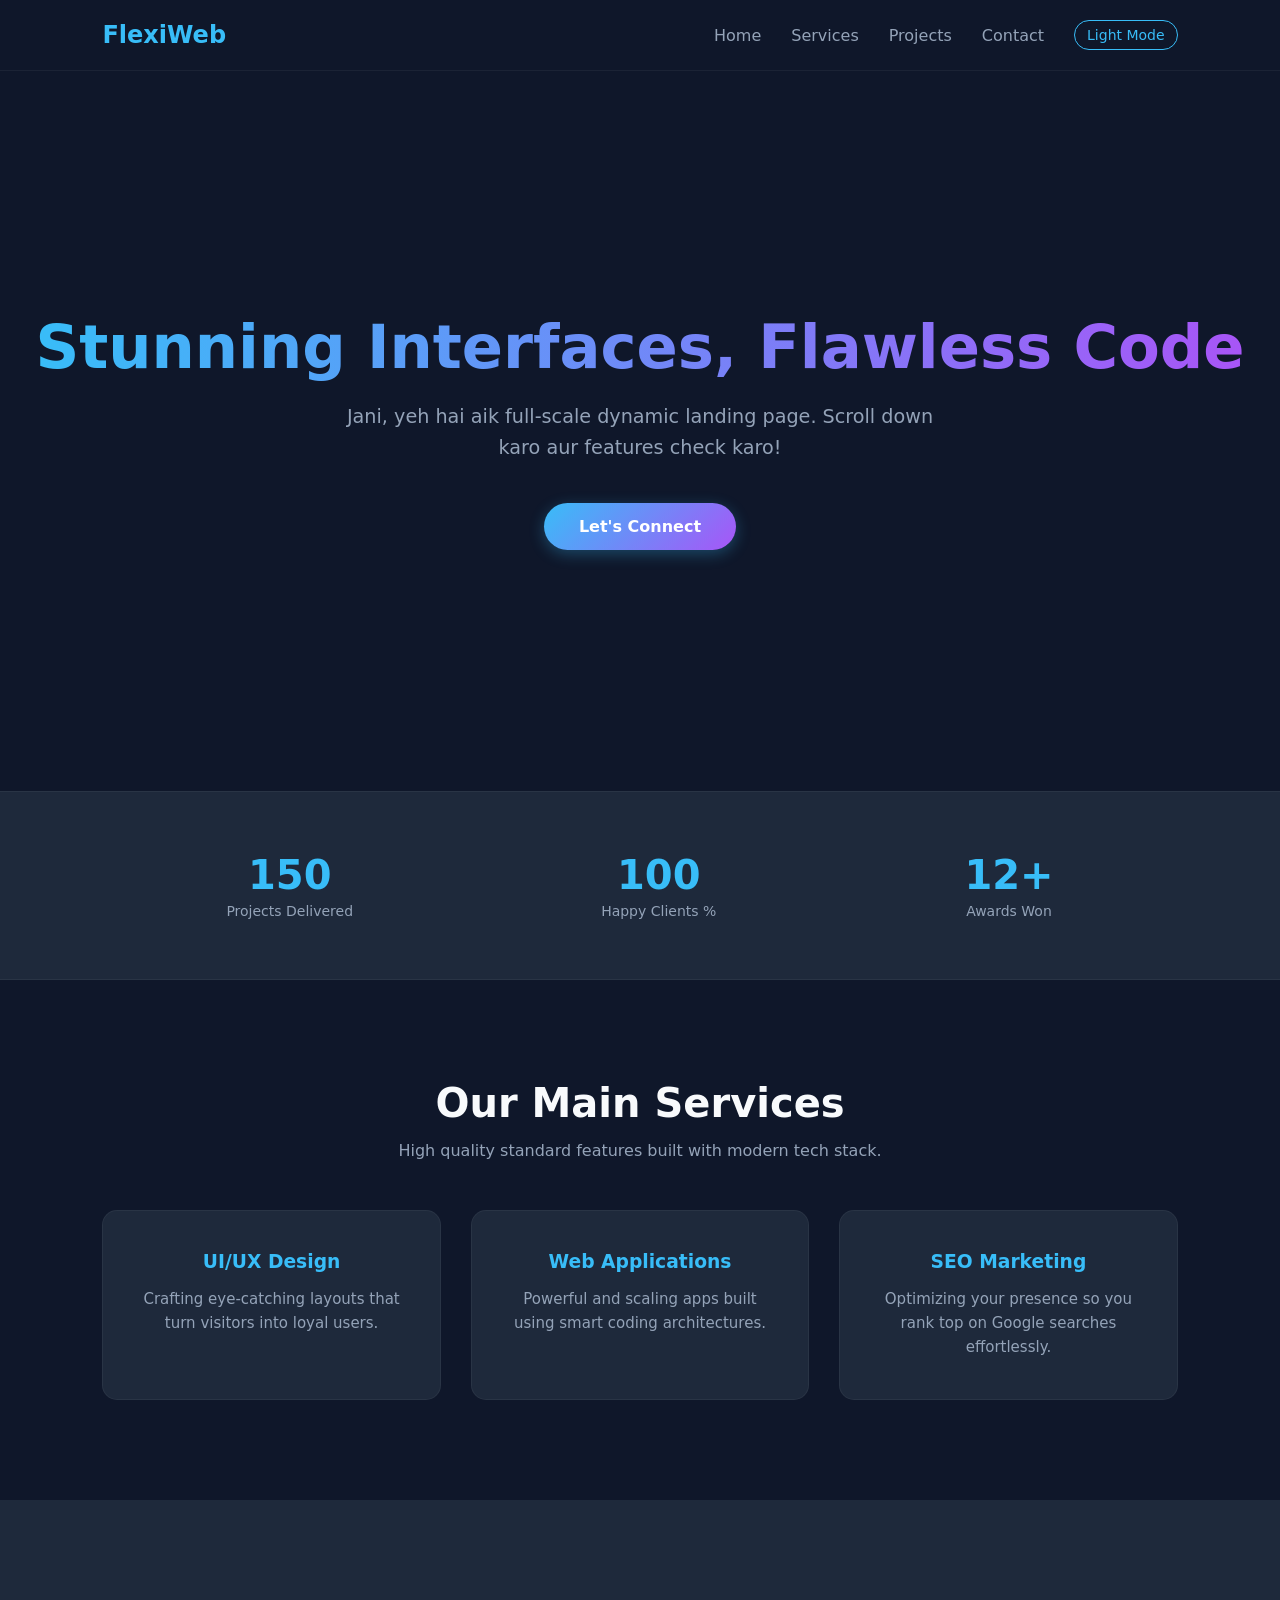
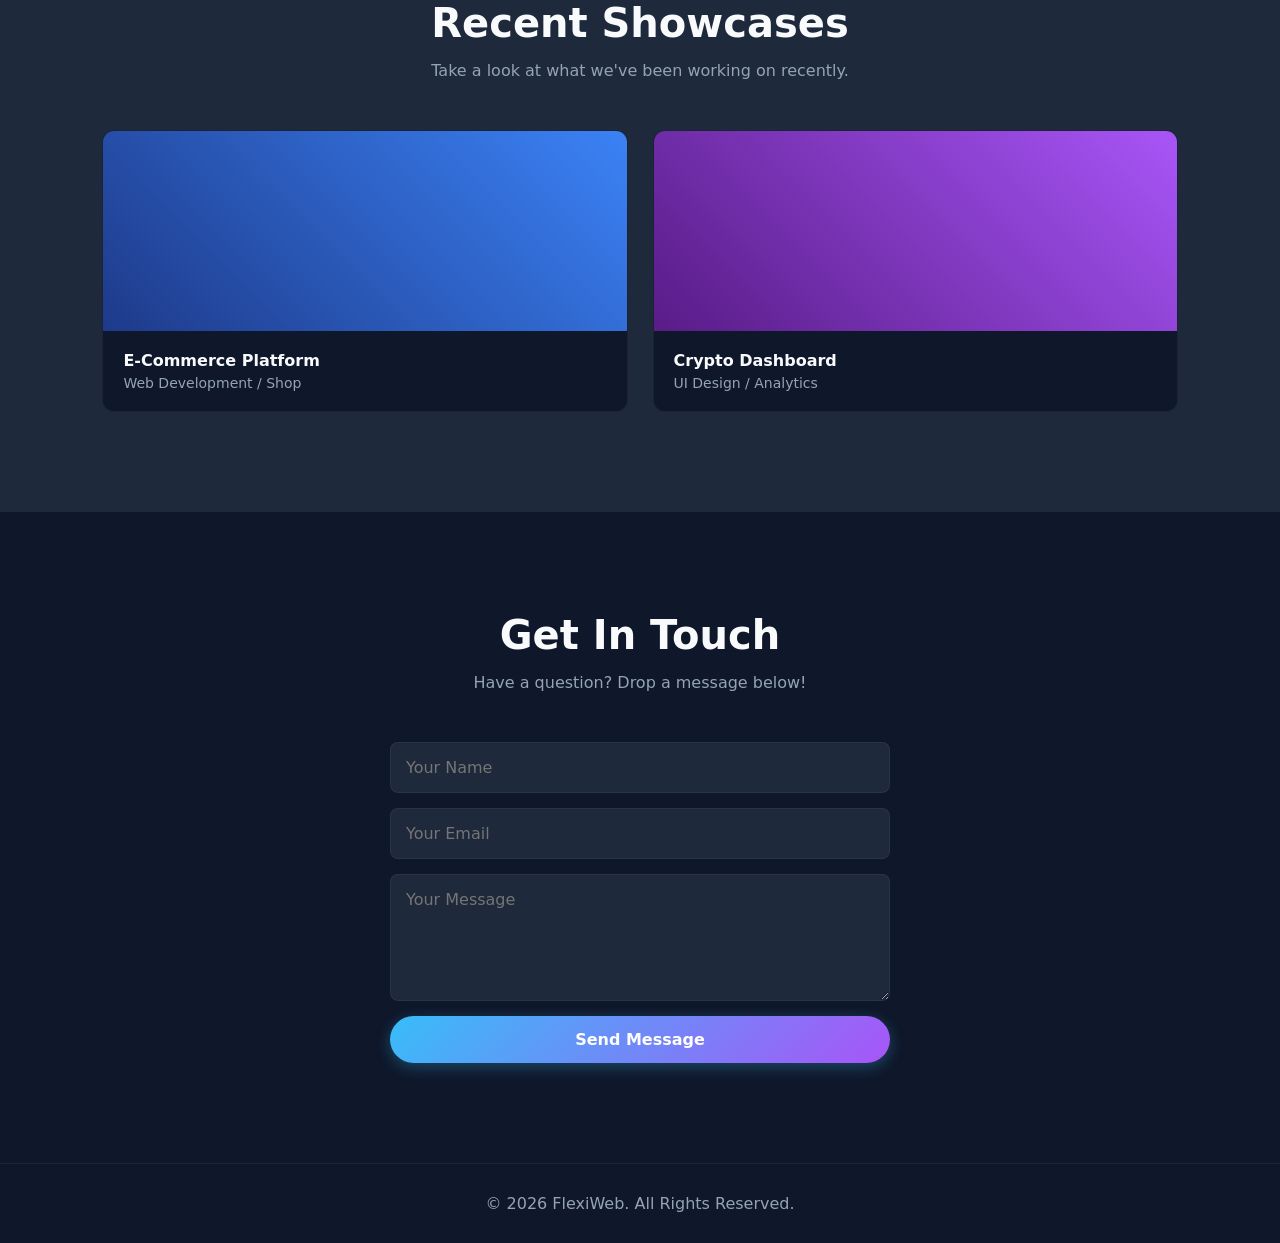
<file: Advanced Dynamic Landing Page/index.html>
<!DOCTYPE html>
<html lang="en">

<head>
    <meta charset="UTF-8">
    <meta name="viewport" content="width=device-width, initial-scale=1.0">
    <title>Advanced Dynamic Landing Page</title>
    <link rel="stylesheet" href="style.css">
</head>

<body data-theme="dark">

    <header>
        <div class="logo">FlexiWeb</div>
        <nav>
            <ul>
                <li><a href="#">Home</a></li>
                <li><a href="#services">Services</a></li>
                <li><a href="#portfolio">Projects</a></li>
                <li><a href="#contact">Contact</a></li>
                <li><button class="theme-btn" id="themeToggle">Light Mode</button></li>
            </ul>
        </nav>
    </header>

    <section class="hero">
        <h1>Stunning Interfaces, Flawless Code</h1>
        <p>Jani, yeh hai aik full-scale dynamic landing page. Scroll down karo aur features check karo!</p>
        <a href="#contact" class="btn">Let's Connect</a>
    </section>

    <section class="stats">
        <div class="stat-item">
            <h2 class="counter" data-target="150">0</h2>
            <p>Projects Delivered</p>
        </div>
        <div class="stat-item">
            <h2 class="counter" data-target="99">0</h2>
            <p>Happy Clients %</p>
        </div>
        <div class="stat-item">
            <h2 class="counter" data-target="12">0</h2>
            <p>Awards Won</p>
        </div>
    </section>

    <section id="services" class="services">
        <h2>Our Main Services</h2>
        <p class="section-desc">High quality standard features built with modern tech stack.</p>
        <div class="card-container">
            <div class="card">
                <h3>UI/UX Design</h3>
                <p>Crafting eye-catching layouts that turn visitors into loyal users.</p>
            </div>
            <div class="card">
                <h3>Web Applications</h3>
                <p>Powerful and scaling apps built using smart coding architectures.</p>
            </div>
            <div class="card">
                <h3>SEO Marketing</h3>
                <p>Optimizing your presence so you rank top on Google searches effortlessly.</p>
            </div>
        </div>
    </section>

    <section id="portfolio" class="portfolio">
        <h2>Recent Showcases</h2>
        <p class="section-desc">Take a look at what we've been working on recently.</p>
        <div class="portfolio-grid">
            <div class="portfolio-item">
                <div style="height: 200px; background: linear-gradient(45deg, #1e3a8a, #3b82f6);"></div>
                <div class="port-info">
                    <h4>E-Commerce Platform</h4>
                    <p>Web Development / Shop</p>
                </div>
            </div>
            <div class="portfolio-item">
                <div style="height: 200px; background: linear-gradient(45deg, #581c87, #a855f7);"></div>
                <div class="port-info">
                    <h4>Crypto Dashboard</h4>
                    <p>UI Design / Analytics</p>
                </div>
            </div>
        </div>
    </section>

    <section id="contact" class="contact">
        <h2>Get In Touch</h2>
        <p class="section-desc">Have a question? Drop a message below!</p>
        <form id="contactForm">
            <input type="text" placeholder="Your Name" required id="userName">
            <input type="email" placeholder="Your Email" required>
            <textarea rows="5" placeholder="Your Message" required></textarea>
            <button type="submit" class="btn">Send Message</button>
        </form>
    </section>

    <footer>
        <p>&copy; 2026 FlexiWeb. All Rights Reserved.</p>
    </footer>

    <script src="app.js"></script>
</body>

</html>
</file>
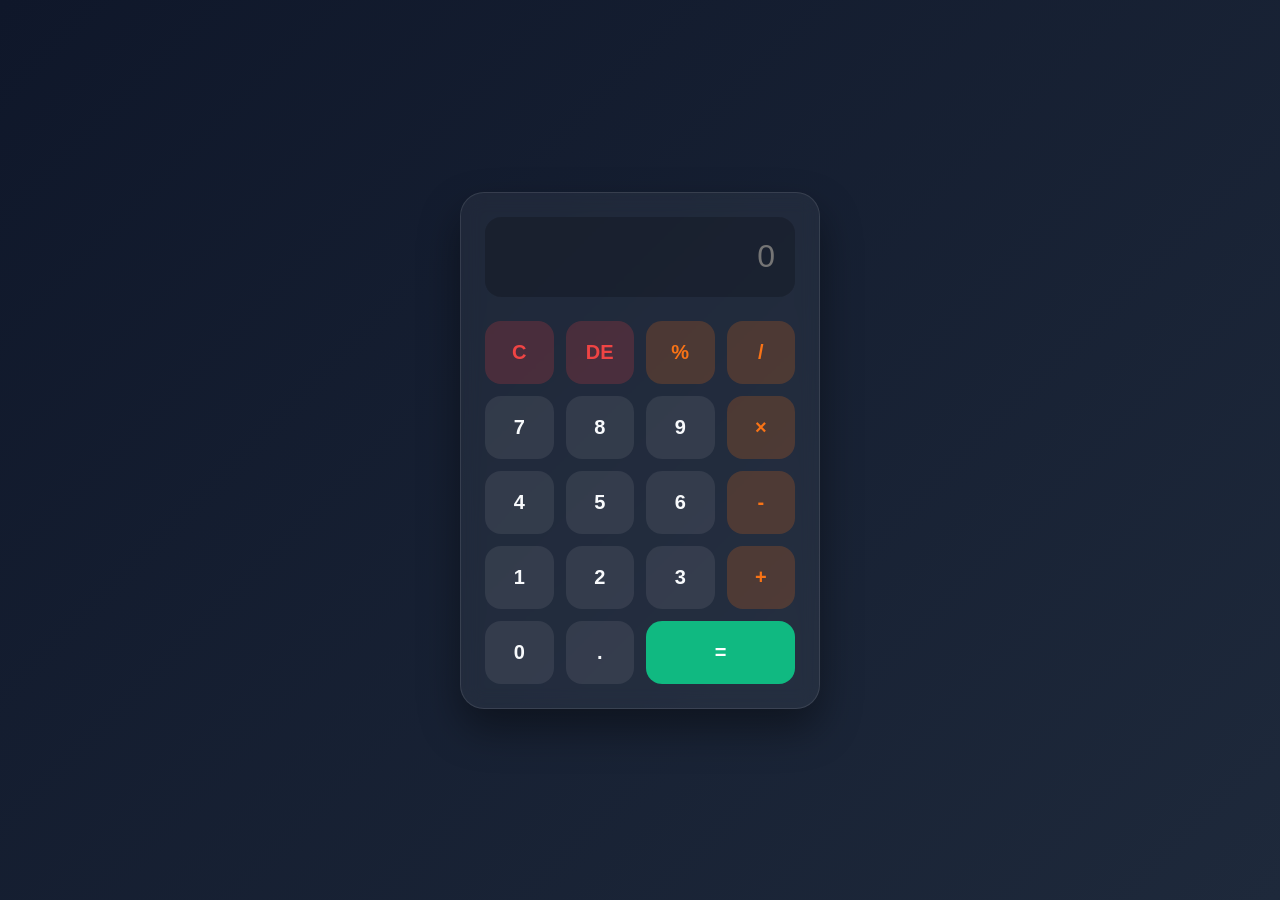
<file: Modern Calculator/index.html>
<!DOCTYPE html>
<html lang="en">

<head>
    <meta charset="UTF-8">
    <meta name="viewport" content="width=device-width, initial-scale=1.0">
    <title>Modern Responsive Calculator</title>
    <link rel="stylesheet" href="style.css">
</head>

<body>

    <div class="calculator">
        <input type="text" class="display" id="screen" readonly placeholder="0">

        <div class="buttons">
            <button class="action" onclick="clearScreen()">C</button>
            <button class="action" onclick="deleteLast()">DE</button>
            <button class="operator" onclick="appendValue('%')">%</button>
            <button class="operator" onclick="appendValue('/')">/</button>

            <button onclick="appendValue('7')">7</button>
            <button onclick="appendValue('8')">8</button>
            <button onclick="appendValue('9')">9</button>
            <button class="operator" onclick="appendValue('*')">&times;</button>

            <button onclick="appendValue('4')">4</button>
            <button onclick="appendValue('5')">5</button>
            <button onclick="appendValue('6')">6</button>
            <button class="operator" onclick="appendValue('-')">-</button>

            <button onclick="appendValue('1')">1</button>
            <button onclick="appendValue('2')">2</button>
            <button onclick="appendValue('3')">3</button>
            <button class="operator" onclick="appendValue('+')">+</button>

            <button onclick="appendValue('0')">0</button>
            <button onclick="appendValue('.')">.</button>
            <button class="equal" onclick="calculate()">=</button>
        </div>
    </div>

    <script src="app.js"></script>
</body>

</html>
</file>
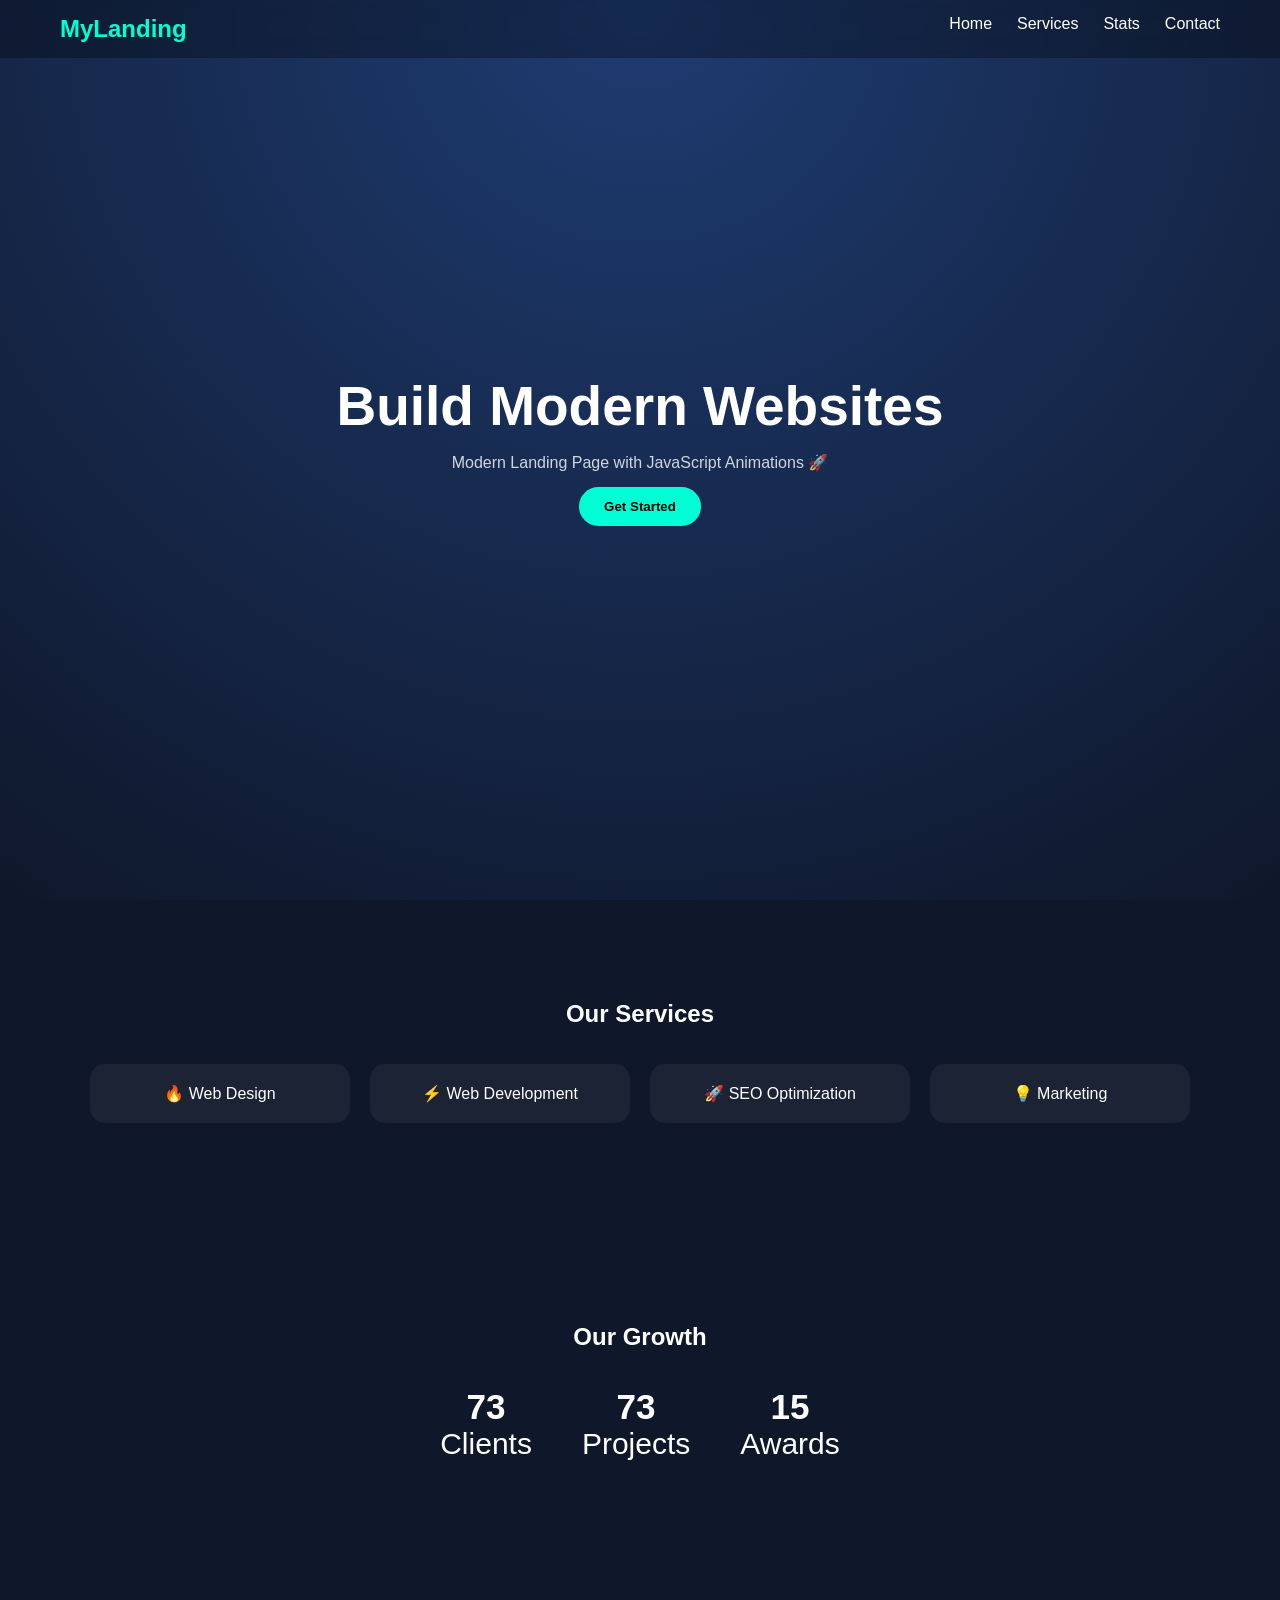
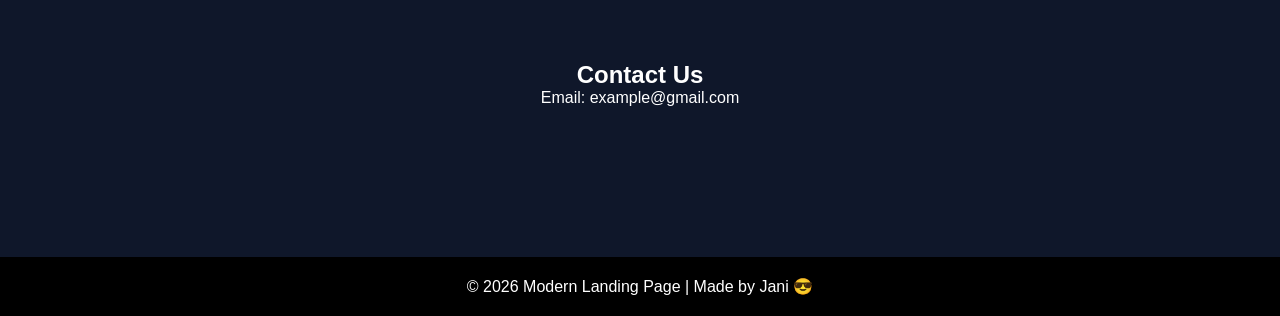
<file: Modern Landing Page/index.html>
<!DOCTYPE html>
<html lang="en">
<head>
<meta charset="UTF-8">
<meta name="viewport" content="width=device-width, initial-scale=1.0">
<title>Modern Landing Page</title>
<link rel="stylesheet" href="style.css">
</head>

<body>

<nav>
  <h1>MyLanding</h1>
  <ul>
    <li onclick="scrollToSec('home')">Home</li>
    <li onclick="scrollToSec('services')">Services</li>
    <li onclick="scrollToSec('stats')">Stats</li>
    <li onclick="scrollToSec('contact')">Contact</li>
  </ul>
</nav>

<!-- HERO -->
<div class="hero" id="home">
  <h2 id="typing"></h2>
  <p>Modern Landing Page with JavaScript Animations 🚀</p>
  <button class="btn" onclick="showAlert()">Get Started</button>
</div>

<!-- SERVICES -->
<section id="services">
  <h2>Our Services</h2><br><br>

  <div class="cards">
    <div class="card">🔥 Web Design</div>
    <div class="card">⚡ Web Development</div>
    <div class="card">🚀 SEO Optimization</div>
    <div class="card">💡 Marketing</div>
  </div>
</section>

<!-- STATS -->
<section id="stats">
  <h2>Our Growth</h2><br><br>

  <div class="stats">
    <div class="stat-box">
      <h3 id="clients">0</h3>
      <p>Clients</p>
    </div>

    <div class="stat-box">
      <h3 id="projects">0</h3>
      <p>Projects</p>
    </div>

    <div class="stat-box">
      <h3 id="awards">0</h3>
      <p>Awards</p>
    </div>
  </div>
</section>

<!-- CONTACT -->
<section id="contact">
  <h2>Contact Us</h2>
  <p>Email: example@gmail.com</p>
</section>

<footer>
  © 2026 Modern Landing Page | Made by Jani 😎
</footer>

<script src="app.js"></script>
</body>
</html>
</file>
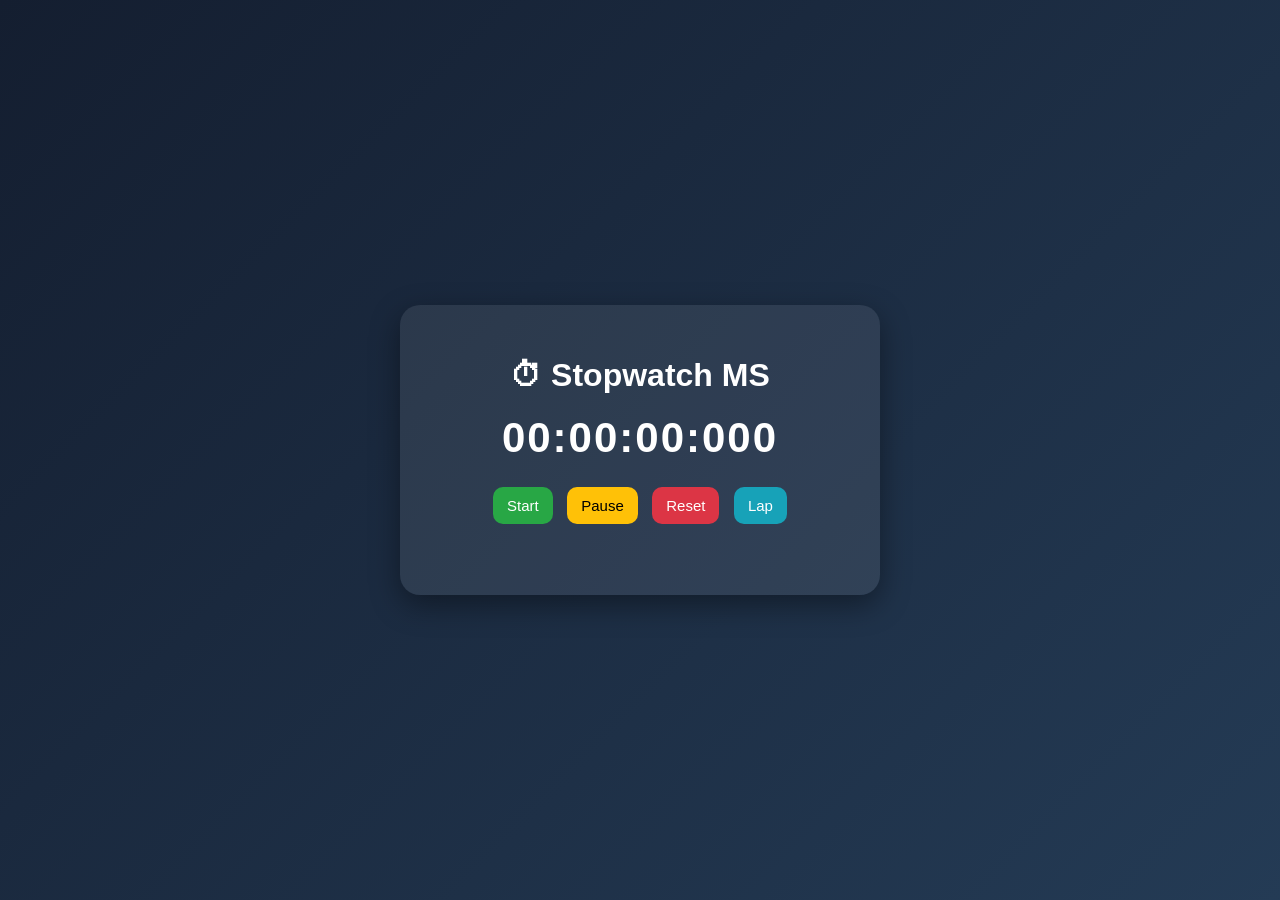
<file: Stopwatch/index.html>
<!DOCTYPE html>
<html lang="en">
<head>
<meta charset="UTF-8">
<meta name="viewport" content="width=device-width, initial-scale=1.0">
<title>Stopwatch</title>

<style>
    body {
        margin: 0;
        font-family: Arial, sans-serif;
        background: linear-gradient(135deg, #141e30, #243b55);
        display: flex;
        justify-content: center;
        align-items: center;
        height: 100vh;
        color: white;
    }

    .container {
        text-align: center;
        background: rgba(255,255,255,0.08);
        padding: 30px;
        border-radius: 20px;
        width: 90%;
        max-width: 420px;
        box-shadow: 0 10px 30px rgba(0,0,0,0.4);
    }

    h1 {
        margin-bottom: 20px;
    }

    #time {
        font-size: 42px;
        margin-bottom: 20px;
        letter-spacing: 2px;
        font-weight: bold;
    }

    .buttons button {
        padding: 10px 14px;
        margin: 5px;
        border: none;
        border-radius: 10px;
        cursor: pointer;
        font-size: 15px;
        transition: 0.3s;
    }

    .start { background: #28a745; color: white; }
    .pause { background: #ffc107; color: black; }
    .reset { background: #dc3545; color: white; }
    .lap   { background: #17a2b8; color: white; }

    .buttons button:hover {
        transform: scale(1.05);
    }

    ul {
        list-style: none;
        padding: 0;
        margin-top: 20px;
        max-height: 160px;
        overflow-y: auto;
    }

    li {
        background: rgba(255,255,255,0.15);
        margin: 5px 0;
        padding: 8px;
        border-radius: 8px;
    }

    @media (max-width: 480px) {
        #time {
            font-size: 30px;
        }
    }
</style>
</head>

<body>

<div class="container">
    <h1>⏱ Stopwatch MS</h1>

    <div id="time">00:00:00:000</div>

    <div class="buttons">
        <button class="start" onclick="start()">Start</button>
        <button class="pause" onclick="pause()">Pause</button>
        <button class="reset" onclick="reset()">Reset</button>
        <button class="lap" onclick="lap()">Lap</button>
    </div>

    <ul id="laps"></ul>
</div>

<script>
let timer;
let startTime;
let elapsed = 0;
let running = false;

function formatTime(ms) {
    let hours = Math.floor(ms / 3600000);
    let minutes = Math.floor((ms % 3600000) / 60000);
    let seconds = Math.floor((ms % 60000) / 1000);
    let milliseconds = ms % 1000;

    return (
        String(hours).padStart(2,'0') + ":" +
        String(minutes).padStart(2,'0') + ":" +
        String(seconds).padStart(2,'0') + ":" +
        String(milliseconds).padStart(3,'0')
    );
}

function update() {
    let now = Date.now();
    elapsed = now - startTime;
    document.getElementById("time").textContent = formatTime(elapsed);
}

function start() {
    if (!running) {
        running = true;
        startTime = Date.now() - elapsed;
        timer = setInterval(update, 50);
    }
}

function pause() {
    clearInterval(timer);
    running = false;
}

function reset() {
    pause();
    elapsed = 0;
    document.getElementById("time").textContent = "00:00:00:000";
    document.getElementById("laps").innerHTML = "";
}

function lap() {
    if (running) {
        let li = document.createElement("li");
        li.textContent = document.getElementById("time").textContent;
        document.getElementById("laps").appendChild(li);
    }
}
</script>

</body>
</html>
</file>
<file: Advanced Dynamic Landing Page/style.css>
/* Base Reset & Variables */
:root {
    --bg-color: #0f172a;
    --card-bg: #1e293b;
    --text-color: #f8fafc;
    --text-muted: #94a3b8;
    --primary: #38bdf8;
    --secondary: #a855f7;
    --border-color: rgba(255, 255, 255, 0.05);
}

/* Light Mode Variables */
[data-theme="light"] {
    --bg-color: #f8fafc;
    --card-bg: #ffffff;
    --text-color: #0f172a;
    --text-muted: #64748b;
    --primary: #0284c7;
    --secondary: #7c3aed;
    --border-color: rgba(0, 0, 0, 0.1);
}

* {
    margin: 0;
    padding: 0;
    box-sizing: border-box;
    font-family: 'Segoe UI', system-ui, sans-serif;
    scroll-behavior: smooth;
}

body {
    background-color: var(--bg-color);
    color: var(--text-color);
    transition: background-color 0.3s, color 0.3s;
    overflow-x: hidden;
}

/* Navbar */
header {
    display: flex;
    justify-content: space-between;
    align-items: center;
    padding: 20px 8%;
    background: var(--bg-color);
    position: sticky;
    top: 0;
    z-index: 100;
    border-bottom: 1px solid var(--border-color);
}

.logo {
    font-size: 24px;
    font-weight: 700;
    color: var(--primary);
}

nav ul {
    display: flex;
    list-style: none;
    align-items: center;
}

nav ul li {
    margin-left: 30px;
}

nav ul li a {
    color: var(--text-muted);
    text-decoration: none;
    font-size: 16px;
    transition: color 0.3s;
}

nav ul li a:hover {
    color: var(--primary);
}

/* Theme Toggle Button */
.theme-btn {
    background: none;
    border: 1px solid var(--primary);
    color: var(--primary);
    padding: 6px 12px;
    border-radius: 20px;
    cursor: pointer;
    font-size: 14px;
    transition: all 0.3s;
}

.theme-btn:hover {
    background: var(--primary);
    color: white;
}

/* Hero Section */
.hero {
    height: 80vh;
    display: flex;
    flex-direction: column;
    justify-content: center;
    align-items: center;
    text-align: center;
    padding: 0 20px;
}

.hero h1 {
    font-size: 3.8rem;
    margin-bottom: 20px;
    background: linear-gradient(to right, var(--primary), var(--secondary));
    -webkit-background-clip: text;
    -webkit-text-fill-color: transparent;
}

.hero p {
    font-size: 1.2rem;
    color: var(--text-muted);
    max-width: 600px;
    margin-bottom: 40px;
    line-height: 1.6;
}

.btn {
    background: linear-gradient(135deg, var(--primary), var(--secondary));
    color: white;
    padding: 14px 35px;
    border: none;
    border-radius: 50px;
    font-size: 16px;
    font-weight: 600;
    cursor: pointer;
    box-shadow: 0 4px 15px rgba(56, 189, 248, 0.3);
    transition: transform 0.2s, box-shadow 0.2s;
    text-decoration: none;
    display: inline-block;
}

.btn:hover {
    transform: translateY(-3px);
    box-shadow: 0 6px 20px rgba(56, 189, 248, 0.5);
}

/* Stats Counter Section */
.stats {
    display: flex;
    justify-content: space-around;
    padding: 60px 8%;
    background: var(--card-bg);
    text-align: center;
    border-top: 1px solid var(--border-color);
    border-bottom: 1px solid var(--border-color);
}

.stat-item h2 {
    font-size: 2.5rem;
    color: var(--primary);
    margin-bottom: 5px;
}

.stat-item p {
    color: var(--text-muted);
    font-size: 14px;
}

/* Services Section */
.services {
    padding: 100px 8%;
    text-align: center;
}

.services h2,
.portfolio h2,
.contact h2 {
    font-size: 2.5rem;
    margin-bottom: 15px;
}

.section-desc {
    color: var(--text-muted);
    margin-bottom: 50px;
}

.card-container {
    display: grid;
    grid-template-columns: repeat(auto-fit, minmax(280px, 1fr));
    gap: 30px;
}

.card {
    background: var(--card-bg);
    padding: 40px 30px;
    border-radius: 15px;
    transition: transform 0.3s, border-color 0.3s;
    border: 1px solid var(--border-color);
}

.card:hover {
    transform: translateY(-10px);
    border-color: var(--primary);
}

.card h3 {
    margin-bottom: 15px;
    color: var(--primary);
}

.card p {
    color: var(--text-muted);
    font-size: 15px;
    line-height: 1.6;
}

/* Portfolio Section */
.portfolio {
    padding: 100px 8%;
    background: var(--card-bg);
    text-align: center;
}

.portfolio-grid {
    display: grid;
    grid-template-columns: repeat(auto-fit, minmax(300px, 1fr));
    gap: 25px;
}

.portfolio-item {
    background: var(--bg-color);
    border-radius: 12px;
    overflow: hidden;
    border: 1px solid var(--border-color);
    transition: transform 0.3s;
}

.portfolio-item:hover {
    transform: scale(1.03);
}

.port-info {
    padding: 20px;
    text-align: left;
}

.port-info h4 {
    color: var(--text-color);
    margin-bottom: 5px;
}

.port-info p {
    color: var(--text-muted);
    font-size: 14px;
}

/* Contact Section */
.contact {
    padding: 100px 8%;
    text-align: center;
}

form {
    max-width: 500px;
    margin: 0 auto;
    display: flex;
    flex-direction: column;
    gap: 15px;
}

form input,
form textarea {
    width: 100%;
    padding: 15px;
    border-radius: 8px;
    border: 1px solid var(--border-color);
    background: var(--card-bg);
    color: var(--text-color);
    font-size: 16px;
    outline: none;
}

form input:focus,
form textarea:focus {
    border-color: var(--primary);
}

/* Footer */
footer {
    text-align: center;
    padding: 30px;
    background: var(--bg-color);
    color: var(--text-muted);
    border-top: 1px solid var(--border-color);
}

/* Responsive Settings */
@media (max-width: 768px) {
    .hero h1 {
        font-size: 2.5rem;
    }

    nav {
        display: none;
    }

    .stats {
        flex-direction: column;
        gap: 30px;
    }
}
</file>
<file: Modern Calculator/style.css>
* {
     margin: 0;
     padding: 0;
     box-sizing: border-box;
     font-family: 'Segoe UI', Tahoma, Geneva, Verdana, sans-serif;
 }

 body {
     display: flex;
     justify-content: center;
     align-items: center;
     min-height: 100vh;
     background: linear-gradient(135deg, #0f172a, #1e293b);
     padding: 20px;
 }

 /* Glassmorphism Calculator Container */
 .calculator {
     width: 100%;
     max-width: 360px;
     background: rgba(255, 255, 255, 0.05);
     backdrop-filter: blur(10px);
     border: 1px solid rgba(255, 255, 255, 0.1);
     border-radius: 24px;
     padding: 24px;
     box-shadow: 0 20px 40px rgba(0, 0, 0, 0.4);
 }

 /* Display Screen */
 .display {
     width: 100%;
     height: 80px;
     background: rgba(0, 0, 0, 0.2);
     border: none;
     outline: none;
     border-radius: 16px;
     margin-bottom: 24px;
     color: #ffffff;
     font-size: 2rem;
     text-align: right;
     padding: 0 20px;
     pointer-events: none;
     /* User type nahi kar sakega, sirf buttons se chalega */
 }

 /* Buttons Grid */
 .buttons {
     display: grid;
     grid-template-columns: repeat(4, 1fr);
     gap: 12px;
 }

 button {
     padding: 20px;
     border-radius: 16px;
     border: none;
     outline: none;
     font-size: 1.25rem;
     font-weight: 600;
     cursor: pointer;
     transition: all 0.2s ease;
     background: rgba(255, 255, 255, 0.08);
     color: #f8fafc;
 }

 /* Hover effect */
 button:hover {
     background: rgba(255, 255, 255, 0.15);
     transform: translateY(-2px);
 }

 /* Active click effect */
 button:active {
     transform: translateY(0);
 }

 /* Operator Buttons (/, *, -, +) */
 .operator {
     background: rgba(249, 115, 22, 0.2);
     color: #f97316;
 }

 .operator:hover {
     background: #f97316;
     color: #ffffff;
 }

 /* Clear and Delete Buttons */
 .action {
     background: rgba(239, 68, 68, 0.2);
     color: #ef4444;
 }

 .action:hover {
     background: #ef4444;
     color: #ffffff;
 }

 /* Equal Button */
 .equal {
     background: #10b981;
     color: #ffffff;
     grid-column: span 2;
     /* Doubles the size */
 }

 .equal:hover {
     background: #059669;
 }
</file>
<file: Modern Landing Page/style.css>
*{
  margin:0;
  padding:0;
  box-sizing:border-box;
  font-family:Arial;
}

body{
  background:#0f172a;
  color:white;
  scroll-behavior:smooth;
}

/* NAVBAR */
nav{
  position:fixed;
  top:0;
  width:100%;
  display:flex;
  justify-content:space-between;
  padding:15px 60px;
  background:rgba(0,0,0,0.3);
  backdrop-filter: blur(10px);
  z-index:1000;
}

nav h1{
  color:#00ffd5;
}

nav ul{
  display:flex;
  list-style:none;
  gap:25px;
}

nav ul li{
  cursor:pointer;
  transition:0.3s;
}

nav ul li:hover{
  color:#00ffd5;
}

/* HERO */
.hero{
  height:100vh;
  display:flex;
  flex-direction:column;
  justify-content:center;
  align-items:center;
  text-align:center;
  background: radial-gradient(circle at top, #1e3c72, #0f172a);
}

.hero h2{
  font-size:55px;
  animation: fadeIn 1s ease-in;
}

.hero p{
  margin:15px 0;
  opacity:0.8;
}

.btn{
  padding:12px 25px;
  border:none;
  border-radius:30px;
  background:#00ffd5;
  color:black;
  font-weight:bold;
  cursor:pointer;
  transition:0.3s;
}

.btn:hover{
  transform:scale(1.1);
}

/* SECTIONS */
section{
  padding:100px 60px;
  text-align:center;
}

.cards{
  display:flex;
  gap:20px;
  justify-content:center;
  flex-wrap:wrap;
}

.card{
  width:260px;
  padding:20px;
  background:rgba(255,255,255,0.05);
  border-radius:15px;
  transition:0.4s;
  cursor:pointer;
}

.card:hover{
  transform:translateY(-10px);
  background:rgba(0,255,213,0.1);
}

/* STATS */
.stats{
  display:flex;
  justify-content:center;
  gap:50px;
  font-size:30px;
}

.stat-box{
  text-align:center;
}

/* FOOTER */
footer{
  padding:20px;
  text-align:center;
  background:black;
  margin-top:50px;
}

/* ANIMATION */
@keyframes fadeIn{
  from{opacity:0; transform:translateY(-20px);}
  to{opacity:1; transform:translateY(0);}
}
</file>
